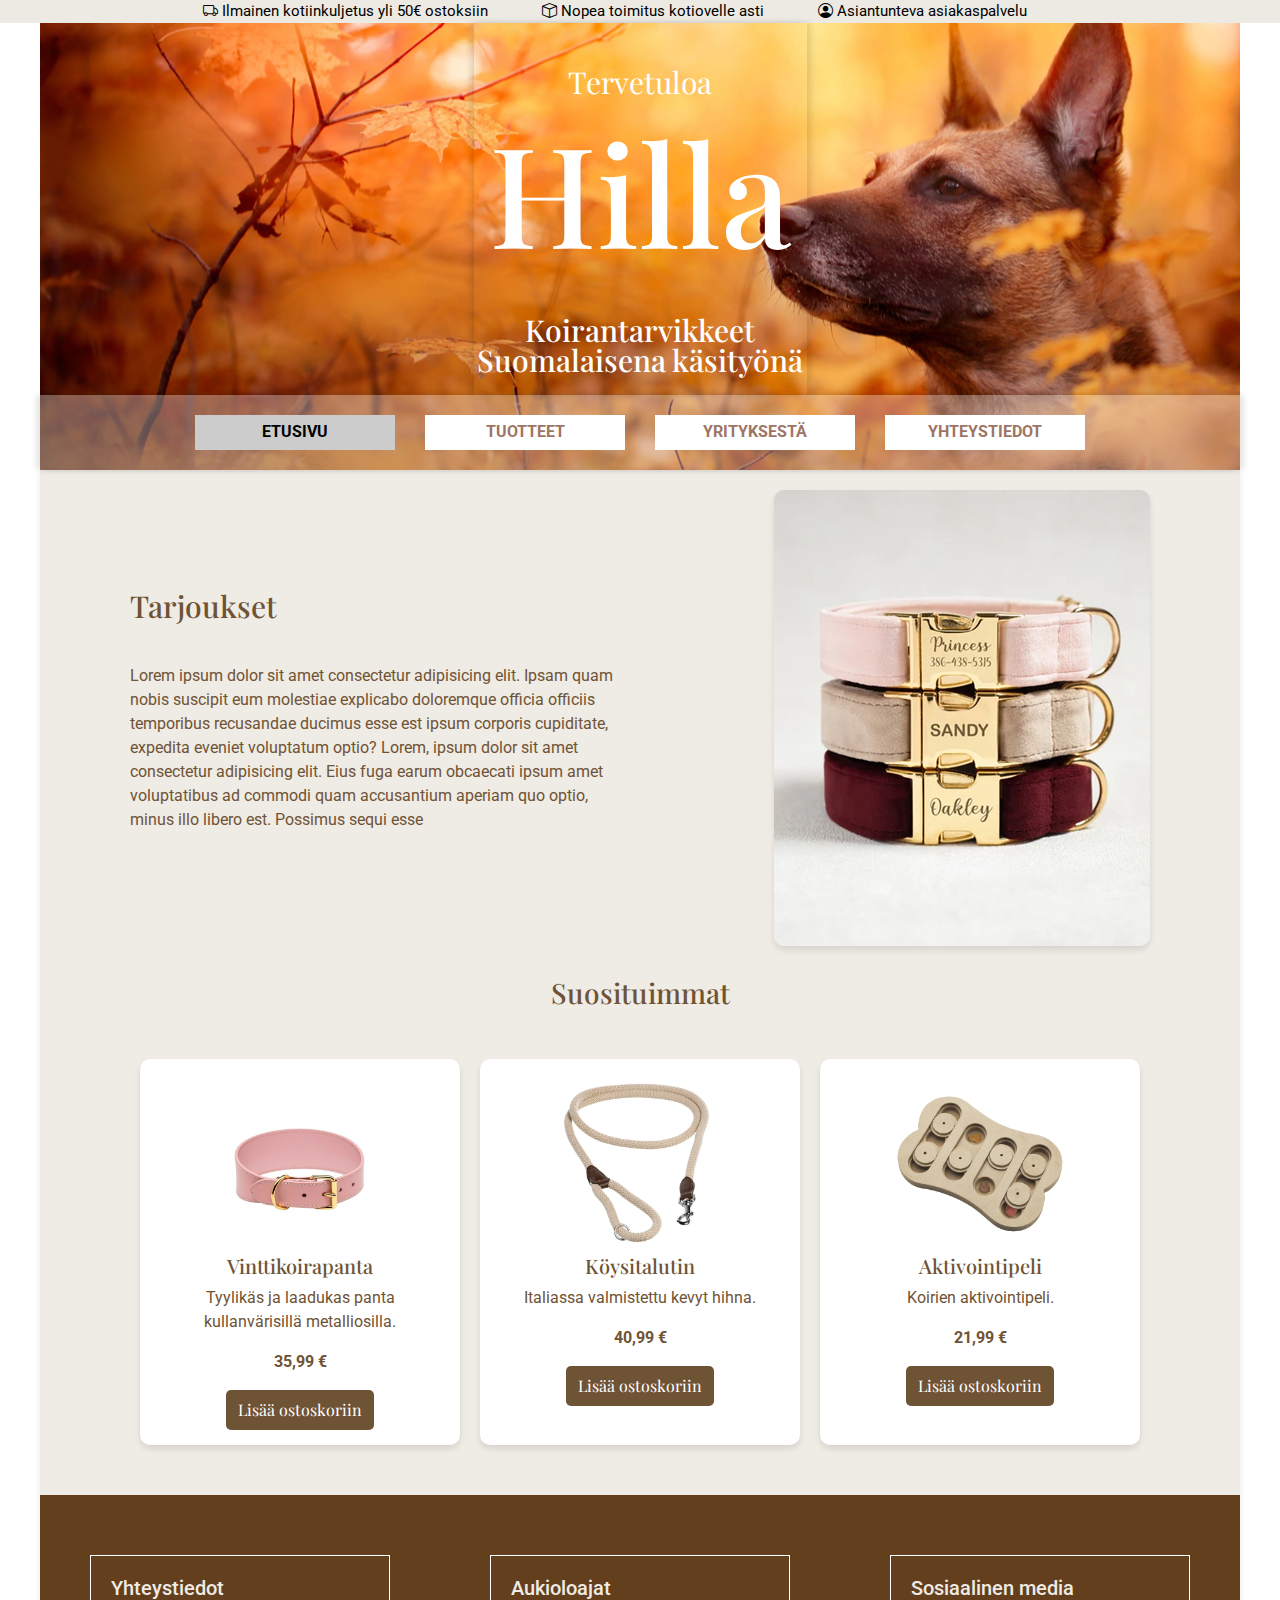
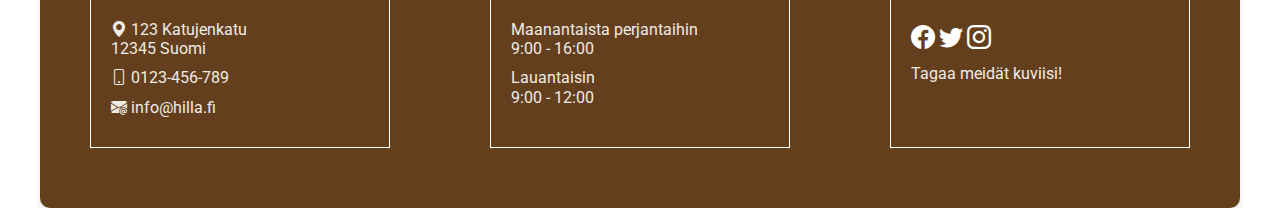
<file: index.html>
<!DOCTYPE html>
<html lang="fi">
<head>
    <meta charset="UTF-8">
    <meta name="viewport" content="width=device-width, initial-scale=1.0">
    <title>Hilla -Koirantarvikeet</title>
    <link rel="stylesheet" href="https://cdn.jsdelivr.net/npm/bootstrap@5.3.0/dist/css/bootstrap.min.css">
    <link rel="stylesheet" href="https://cdn.jsdelivr.net/npm/bootstrap-icons/font/bootstrap-icons.css">
    <link rel="stylesheet" href="websivustor10.css">
    <link href="https://fonts.googleapis.com/css2?family=Roboto&display=swap" rel="stylesheet">
    <link href="https://fonts.googleapis.com/css2?family=Playfair+Display:wght@400;700&display=swap" rel="stylesheet">

</head>

<body>
    <header class="header">
        <div class="topbar">
            <p> <i class="bi bi-truck"></i> Ilmainen kotiinkuljetus yli 50€ ostoksiin</p>
            <p> <i class="bi bi-box"></i> Nopea toimitus kotiovelle asti </p>
            <p> <i class="bi bi-person-circle"></i> Asiantunteva asiakaspalvelu </p>
        </div>
        <div class="hero">
          <p> Tervetuloa</p>
            <h1> Hilla</h1>
            <h2> Koirantarvikkeet <br> Suomalaisena käsityönä </h2> 
        </div>
        <nav class="navbar navbar-expand-lg">
          <div class="container">
          
            <button class="navbar-toggler" type="button" data-bs-toggle="collapse" data-bs-target="#navbarNav" aria-controls="navbarNav" aria-expanded="false" aria-label="Toggle navigation">
              <span class="navbar-toggler-icon"></span>
            </button>
            
            <div class="collapse navbar-collapse justify-content-center" id="navbarNav">
              <ul class="navbar-nav">
                <li class="nav-item">
                  <a class="nav-link active" href="index.html">Etusivu</a>
              </li>            
                <li class="nav-item">
                  <a class="nav-link" href="Tuotesivu.html">Tuotteet</a>
                </li>
                <li class="nav-item">
                  <a class="nav-link" href="yritys.html">Yrityksestä</a>
                </li>
                <li class="nav-item">
                  <a class="nav-link" href="yhteystiedot.html">Yhteystiedot</a>
                </li>
              </ul>
            </div>
          </div>
        </nav>
        
    </header>

    <!-- Maincontainer -->

    
    <main>
    <div class="maincontainer"> 
      <div class="innercontainer"> 
        <div> 
          <h1> Tarjoukset </h1>
        <p> Lorem ipsum dolor sit amet consectetur adipisicing elit. Ipsam quam nobis suscipit eum molestiae explicabo doloremque officia officiis temporibus recusandae ducimus esse est ipsum corporis cupiditate, expedita eveniet voluptatum optio? Lorem, ipsum dolor sit amet consectetur adipisicing elit. Eius fuga earum obcaecati ipsum amet voluptatibus ad commodi quam accusantium aperiam quo optio, minus illo libero est. Possimus sequi esse </p>
        </div>
        <div> 
          <img src="Kuvat/Promo/collars3.png" alt="Mainoskuva jossa kolme koiranpantaa">
        </div>
      </div>
      <section class="popular">
        <h2 class="text-center"> Suosituimmat</h2>
        <div class="product-container">
            <div class="product-card">
                <img src="Kuvat/Pannat/Vinttikoirapanta.webp" alt="Vinttikoirapanta">
                <h5>Vinttikoirapanta</h5>
                <p>Tyylikäs ja laadukas panta kullanvärisillä metalliosilla.</p>
                <p class="price">35,99 €</p>
                <button class="btn">Lisää ostoskoriin</button>
            </div>
            <div class="product-card">
              <img src="Kuvat/Hihnat/Basic_köysitalutin.webp" alt="Basic köysitalutin">
              <h5>Köysitalutin</h5>
              <p>Italiassa valmistettu kevyt hihna.</p>
              <p class="price">40,99 €</p>
              <button class="btn">Lisää ostoskoriin</button>
          </div>
          <div class="product-card">
            <img src="Kuvat/Lelut/Aktivointipeli.webp" alt="Aktivointipeli">
            <h5>Aktivointipeli</h5>
            <p>Koirien aktivointipeli.</p>
            <p class="price">21,99 €</p>
            <button class="btn">Lisää ostoskoriin</button>
        </div>
        </div>
    </section>

    </div>
    </main>

    <!-- Footer -->

    <footer class="footer">
        <div class="footer-box">
            <h1> Yhteystiedot</h1>
            <p><i class="bi bi-geo-alt-fill"></i> 123 Katujenkatu <br> 12345 Suomi </p>
            <p> <i class="bi bi-phone"></i> 0123-456-789 </p>
            <p> <i class="bi bi-envelope-at-fill"></i> info@hilla.fi </p>
        </div>
        <div class="footer-box"> 
            <h1> Aukioloajat </h1>
            <p> Maanantaista perjantaihin <br> 9:00 - 16:00 </p>
            <p> Lauantaisin <br> 9:00 - 12:00 </p>
        </div>
        <div class="footer-box">
            <h1> Sosiaalinen media</h1>
            <a href="#"><i class="bi bi-facebook"></i></a>
            <a href="#"><i class="bi bi-twitter"></i></a>
            <a href="#"><i class="bi bi-instagram"></i></a>
            <p> Tagaa meidät kuviisi!</p>
        </div>
    </footer>
    <script src="https://cdn.jsdelivr.net/npm/bootstrap@5.3.0/dist/js/bootstrap.bundle.min.js"></script>
</body>
</html>
</file>
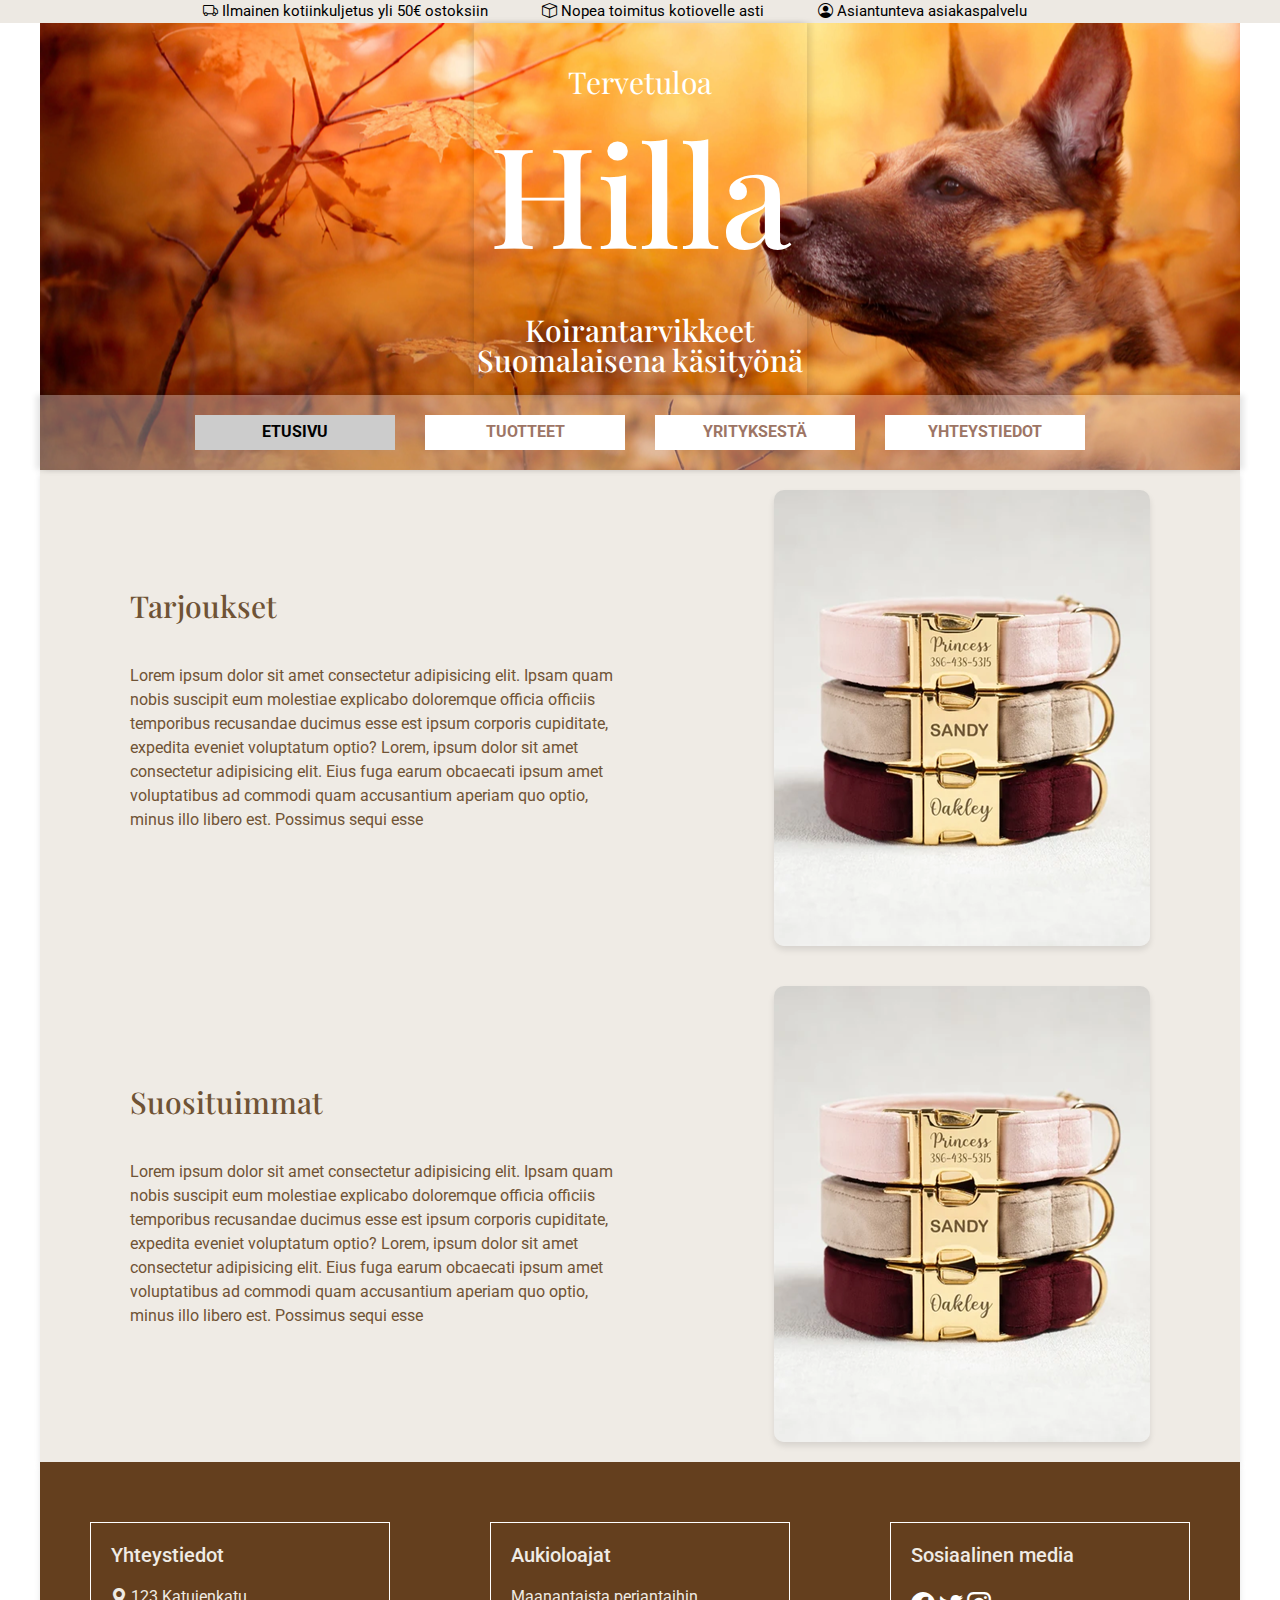
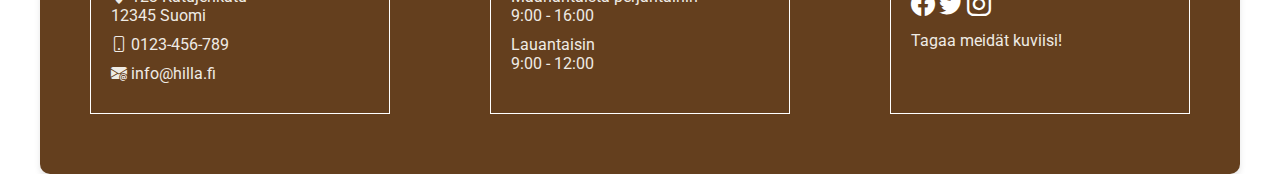
<file: koiratarvikekauppa.html>
<!DOCTYPE html>
<html lang="fi">
<head>
    <meta charset="UTF-8">
    <meta name="viewport" content="width=device-width, initial-scale=1.0">
    <title>Hilla -Koirantarvikeet</title>
    <link rel="stylesheet" href="https://cdn.jsdelivr.net/npm/bootstrap@5.3.0/dist/css/bootstrap.min.css">
    <link rel="stylesheet" href="https://cdn.jsdelivr.net/npm/bootstrap-icons/font/bootstrap-icons.css">
    <link rel="stylesheet" href="websivustor10.css">
    <link href="https://fonts.googleapis.com/css2?family=Roboto&display=swap" rel="stylesheet">
    <link href="https://fonts.googleapis.com/css2?family=Playfair+Display:wght@400;700&display=swap" rel="stylesheet">

</head>

<body>
    <header class="header">
        <div class="topbar">
            <p> <i class="bi bi-truck"></i> Ilmainen kotiinkuljetus yli 50€ ostoksiin</p>
            <p> <i class="bi bi-box"></i> Nopea toimitus kotiovelle asti </p>
            <p> <i class="bi bi-person-circle"></i> Asiantunteva asiakaspalvelu </p>
        </div>
        <div class="hero">
          <p> Tervetuloa</p>
            <h1> Hilla</h1>
            <h2> Koirantarvikkeet <br> Suomalaisena käsityönä </h2> 
        </div>
        <nav class="navbar navbar-expand-lg">
          <div class="container">
          
            <button class="navbar-toggler" type="button" data-bs-toggle="collapse" data-bs-target="#navbarNav" aria-controls="navbarNav" aria-expanded="false" aria-label="Toggle navigation">
              <span class="navbar-toggler-icon"></span>
            </button>
            
            <div class="collapse navbar-collapse justify-content-center" id="navbarNav">
              <ul class="navbar-nav">
                <li class="nav-item">
                  <a class="nav-link active" href="koiratarvikekauppa.html">Etusivu</a>
              </li>            
                <li class="nav-item">
                  <a class="nav-link" href="Tuotesivu.html">Tuotteet</a>
                </li>
                <li class="nav-item">
                  <a class="nav-link" href="yritys.html">Yrityksestä</a>
                </li>
                <li class="nav-item">
                  <a class="nav-link" href="yhteystiedot.html">Yhteystiedot</a>
                </li>
              </ul>
            </div>
          </div>
        </nav>
        
    </header>

    <!-- Maincontainer -->

    
    <main>
    <div class="maincontainer"> 
      <div class="innercontainer"> 
        <div> 
          <h1> Tarjoukset </h1>
        <p> Lorem ipsum dolor sit amet consectetur adipisicing elit. Ipsam quam nobis suscipit eum molestiae explicabo doloremque officia officiis temporibus recusandae ducimus esse est ipsum corporis cupiditate, expedita eveniet voluptatum optio? Lorem, ipsum dolor sit amet consectetur adipisicing elit. Eius fuga earum obcaecati ipsum amet voluptatibus ad commodi quam accusantium aperiam quo optio, minus illo libero est. Possimus sequi esse </p>
        </div>
        <div> 
          <img src="collars3.png" alt="Mainoskuva jossa kolme koiranpantaa">
        </div>
      </div>
    <div class="innercontainer">
      <div> 
        <h1> Suosituimmat </h1>
      <p> Lorem ipsum dolor sit amet consectetur adipisicing elit. Ipsam quam nobis suscipit eum molestiae explicabo doloremque officia officiis temporibus recusandae ducimus esse est ipsum corporis cupiditate, expedita eveniet voluptatum optio? Lorem, ipsum dolor sit amet consectetur adipisicing elit. Eius fuga earum obcaecati ipsum amet voluptatibus ad commodi quam accusantium aperiam quo optio, minus illo libero est. Possimus sequi esse </p>
      </div>
      <div> 
        <img src="collars3.png" alt="Mainoskuva jossa kolme koiranpantaa">
      </div>
    </div>
    </div>
    </main>

    <!-- Footer -->

    <footer class="footer">
        <div class="footer-box">
            <h1> Yhteystiedot</h1>
            <p><i class="bi bi-geo-alt-fill"></i> 123 Katujenkatu <br> 12345 Suomi </p>
            <p> <i class="bi bi-phone"></i> 0123-456-789 </p>
            <p> <i class="bi bi-envelope-at-fill"></i> info@hilla.fi </p>
        </div>
        <div class="footer-box"> 
            <h1> Aukioloajat </h1>
            <p> Maanantaista perjantaihin <br> 9:00 - 16:00 </p>
            <p> Lauantaisin <br> 9:00 - 12:00 </p>
        </div>
        <div class="footer-box">
            <h1> Sosiaalinen media</h1>
            <a href="#"><i class="bi bi-facebook"></i></a>
            <a href="#"><i class="bi bi-twitter"></i></a>
            <a href="#"><i class="bi bi-instagram"></i></a>
            <p> Tagaa meidät kuviisi!</p>
        </div>
    </footer>
    <script src="https://cdn.jsdelivr.net/npm/bootstrap@5.3.0/dist/js/bootstrap.bundle.min.js"></script>
</body>
</html>
</file>
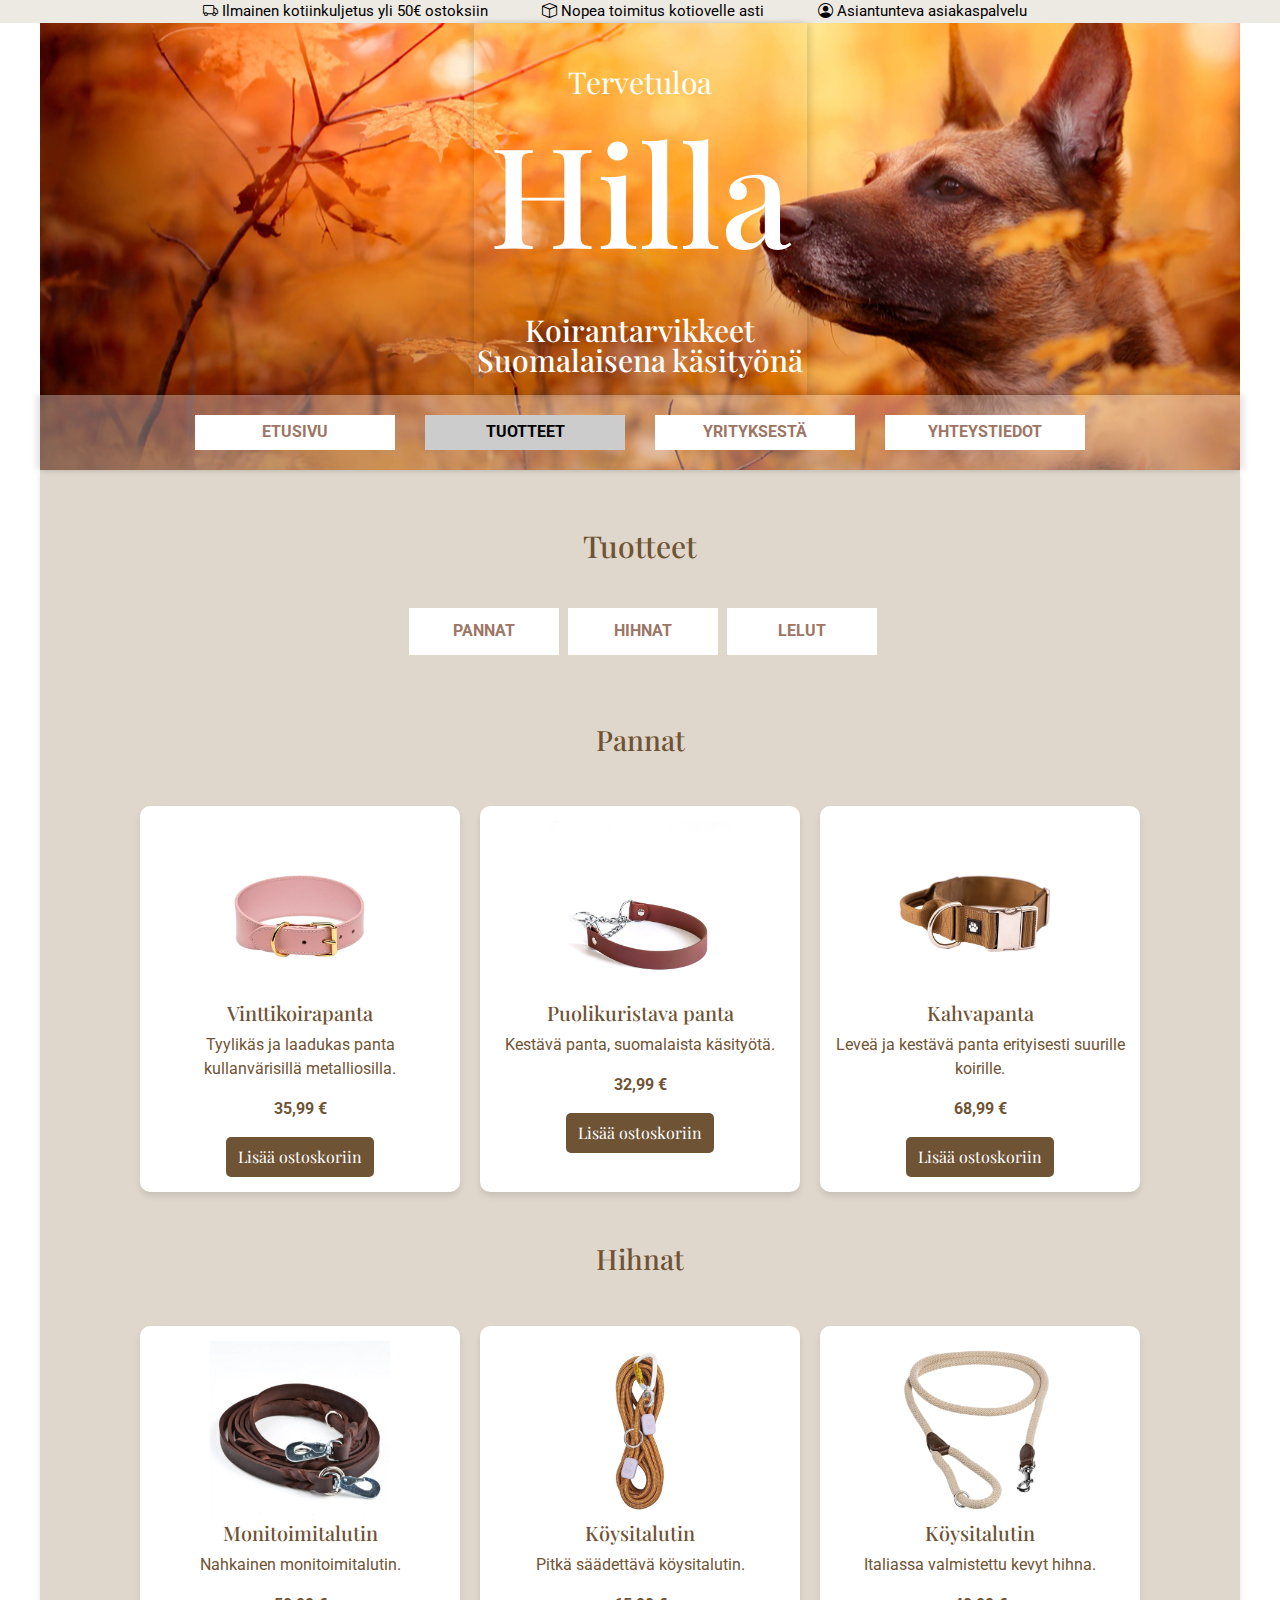
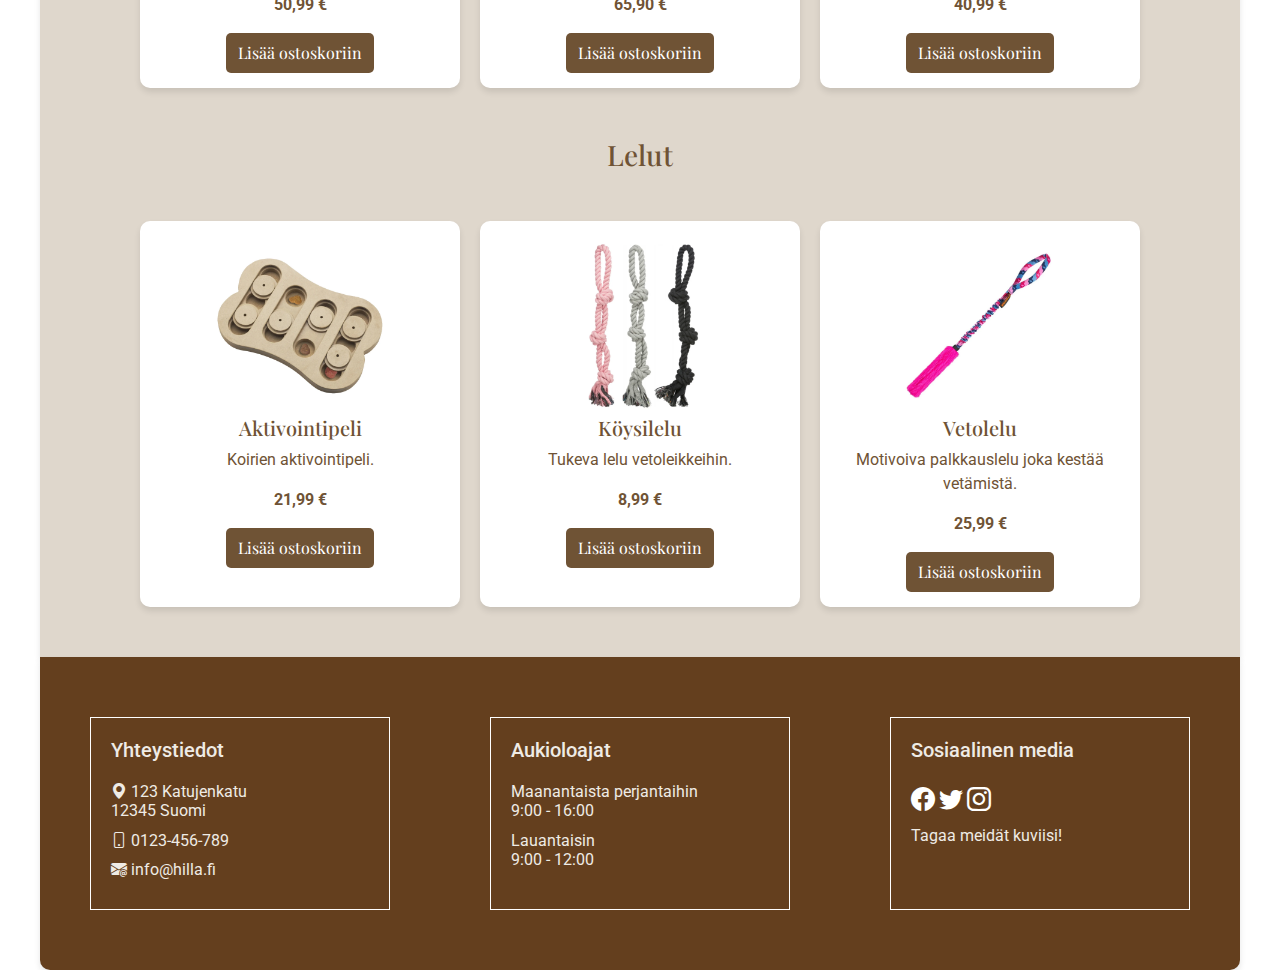
<file: Tuotesivu.html>
<!DOCTYPE html>
<html lang="fi">
<head>
    <meta charset="UTF-8">
    <meta name="viewport" content="width=device-width, initial-scale=1.0">
    <title>Hilla -Koirantarvikeet</title>
    <link rel="stylesheet" href="https://cdn.jsdelivr.net/npm/bootstrap@5.3.0/dist/css/bootstrap.min.css">
    <link rel="stylesheet" href="https://cdn.jsdelivr.net/npm/bootstrap-icons/font/bootstrap-icons.css">
    <link rel="stylesheet" href="websivustor10.css">
    <link href="https://fonts.googleapis.com/css2?family=Roboto&display=swap" rel="stylesheet">
    <link href="https://fonts.googleapis.com/css2?family=Playfair+Display:wght@400;700&display=swap" rel="stylesheet">
</head>
<body>
    <header class="header">
        <div class="topbar">
            <p> <i class="bi bi-truck"></i> Ilmainen kotiinkuljetus yli 50€ ostoksiin</p>
            <p> <i class="bi bi-box"></i> Nopea toimitus kotiovelle asti </p>
            <p> <i class="bi bi-person-circle"></i> Asiantunteva asiakaspalvelu </p>
        </div>
        <div class="hero">
            <p> Tervetuloa</p>
            <h1> Hilla</h1>
            <h2> Koirantarvikkeet <br> Suomalaisena käsityönä </h2> 
        </div>
        <nav class="navbar navbar-expand-lg">
            <div class="container">
                <button class="navbar-toggler" type="button" data-bs-toggle="collapse" data-bs-target="#navbarNav" aria-controls="navbarNav" aria-expanded="false" aria-label="Toggle navigation">
                    <span class="navbar-toggler-icon"></span>
                </button>
                <div class="collapse navbar-collapse justify-content-center" id="navbarNav">
                    <ul class="navbar-nav">
                        <li class="nav-item">
                            <a class="nav-link " href="index.html">Etusivu</a>
                        </li>            
                        <li class="nav-item">
                            <a class="nav-link active" href="Tuotesivu.html">Tuotteet</a>
                        </li>
                        <li class="nav-item">
                            <a class="nav-link" href="yritys.html">Yrityksestä</a>
                        </li>
                        <li class="nav-item">
                            <a class="nav-link" href="yhteystiedot.html">Yhteystiedot</a>
                        </li>
                    </ul>
                </div>
            </div>
        </nav>
    </header>
    <div class="maincontainer"> 
    <main class="container mt-5">
        <h1 class="text-center mb-4">Tuotteet</h1>
    
        <!-- Valikko -->
        <nav class="navbar-tuotteet bg-body-tertiary">
            <div class = "container-fluid" >
                <a class="nav-tuotteet-link" href="#pannat">Pannat</a>
                <a class="nav-tuotteet-link" href="#hihnat">Hihnat</a>
                <a class="nav-tuotteet-link" href="#lelut">Lelut</a>
        </div>
        </nav>
    
        <!-- Pannat-osio -->
        <section id="pannat" class="mt-5">
            <h2 class="text-center">Pannat</h2>
            <div class="product-container">
                <div class="product-card">
                    <img src="Kuvat/Pannat/Vinttikoirapanta.webp" alt="Vinttikoirapanta">
                    <h5>Vinttikoirapanta</h5>
                    <p>Tyylikäs ja laadukas panta kullanvärisillä metalliosilla.</p>
                    <p class="price">35,99 €</p>
                    <button class="btn">Lisää ostoskoriin</button>
                </div>
                <div class="product-card">
                    <img src="Kuvat/Pannat/kaulapanta.jpg" alt="Puolikuristava panta">
                    <h5>Puolikuristava panta</h5>
                    <p>Kestävä panta, suomalaista käsityötä.</p>
                    <p class="price">32,99 €</p>
                    <button class="btn">Lisää ostoskoriin</button>
                </div>
                <div class="product-card">
                    <img src="Kuvat/Pannat/kahvapanta.webp" alt="Kahvapanta">
                    <h5>Kahvapanta</h5>
                    <p>Leveä ja kestävä panta erityisesti suurille koirille.</p>
                    <p class="price">68,99 €</p>
                    <button class="btn">Lisää ostoskoriin</button>
                </div>
            </div>
        </section>
        <!-- Hihnat-osio -->
        <section id="hihnat" class="mt-5">
            <h2 class="text-center">Hihnat</h2>
            <div class="product-container">
                <div class="product-card">
                    <img src="Kuvat/Hihnat/Monitoimitalutin.webp" alt="Monitoimitalutin">
                    <h5>Monitoimitalutin</h5>
                    <p>Nahkainen monitoimitalutin.</p>
                    <p class="price">50,99 €</p>
                    <button class="btn">Lisää ostoskoriin</button>
                </div>
                <div class="product-card">
                    <img src="Kuvat/Hihnat/Köysitalutin.webp" alt="Köysitalutin">
                    <h5>Köysitalutin</h5>
                    <p>Pitkä säädettävä köysitalutin.</p>
                    <p class="price"> 65,90 €</p>
                    <button class="btn">Lisää ostoskoriin</button>
                </div>
                <div class="product-card">
                    <img src="Kuvat/Hihnat/Basic_köysitalutin.webp" alt="Basic köysitalutin">
                    <h5>Köysitalutin</h5>
                    <p>Italiassa valmistettu kevyt hihna.</p>
                    <p class="price">40,99 €</p>
                    <button class="btn">Lisää ostoskoriin</button>
                </div>
            </div>
        </section>
    
        <!-- Lelut-osio -->
        <section id="lelut" class="mt-5">
            <h2 class="text-center">Lelut</h2>
            <div class="product-container">
                <div class="product-card">
                    <img src="Kuvat/Lelut/Aktivointipeli.webp" alt="Aktivointipeli">
                    <h5>Aktivointipeli</h5>
                    <p>Koirien aktivointipeli.</p>
                    <p class="price">21,99 €</p>
                    <button class="btn">Lisää ostoskoriin</button>
                </div>
                <div class="product-card">
                    <img src="Kuvat/Lelut/Köysilelu.webp" alt="Köysilelu">
                    <h5>Köysilelu</h5>
                    <p>Tukeva lelu vetoleikkeihin.</p>
                    <p class="price"> 8,99 €</p>
                    <button class="btn">Lisää ostoskoriin</button>
                </div>
                <div class="product-card">
                    <img src="Kuvat/Lelut/Vetolelu.webp" alt="Vetolelu">
                    <h5>Vetolelu</h5>
                    <p>Motivoiva palkkauslelu joka kestää vetämistä.</p>
                    <p class="price">25,99 €</p>
                    <button class="btn">Lisää ostoskoriin</button>
                </div>
            </div>
            </div>
        </section>
    </main>
    
    <footer class="footer">
        <div class="footer-box">
            <h1> Yhteystiedot</h1>
            <p><i class="bi bi-geo-alt-fill"></i> 123 Katujenkatu <br> 12345 Suomi </p>
            <p> <i class="bi bi-phone"></i> 0123-456-789 </p>
            <p> <i class="bi bi-envelope-at-fill"></i> info@hilla.fi </p>
        </div>
        <div class="footer-box"> 
            <h1> Aukioloajat </h1>
            <p> Maanantaista perjantaihin <br> 9:00 - 16:00 </p>
            <p> Lauantaisin <br> 9:00 - 12:00 </p>
        </div>
        <div class="footer-box">
            <h1> Sosiaalinen media</h1>
            <a href="#"><i class="bi bi-facebook"></i></a>
            <a href="#"><i class="bi bi-twitter"></i></a>
            <a href="#"><i class="bi bi-instagram"></i></a>
            <p> Tagaa meidät kuviisi!</p>
        </div>
    </footer>
    <script src="https://cdn.jsdelivr.net/npm/bootstrap@5.3.0/dist/js/bootstrap.bundle.min.js"></script>
</body>
</html>
</file>
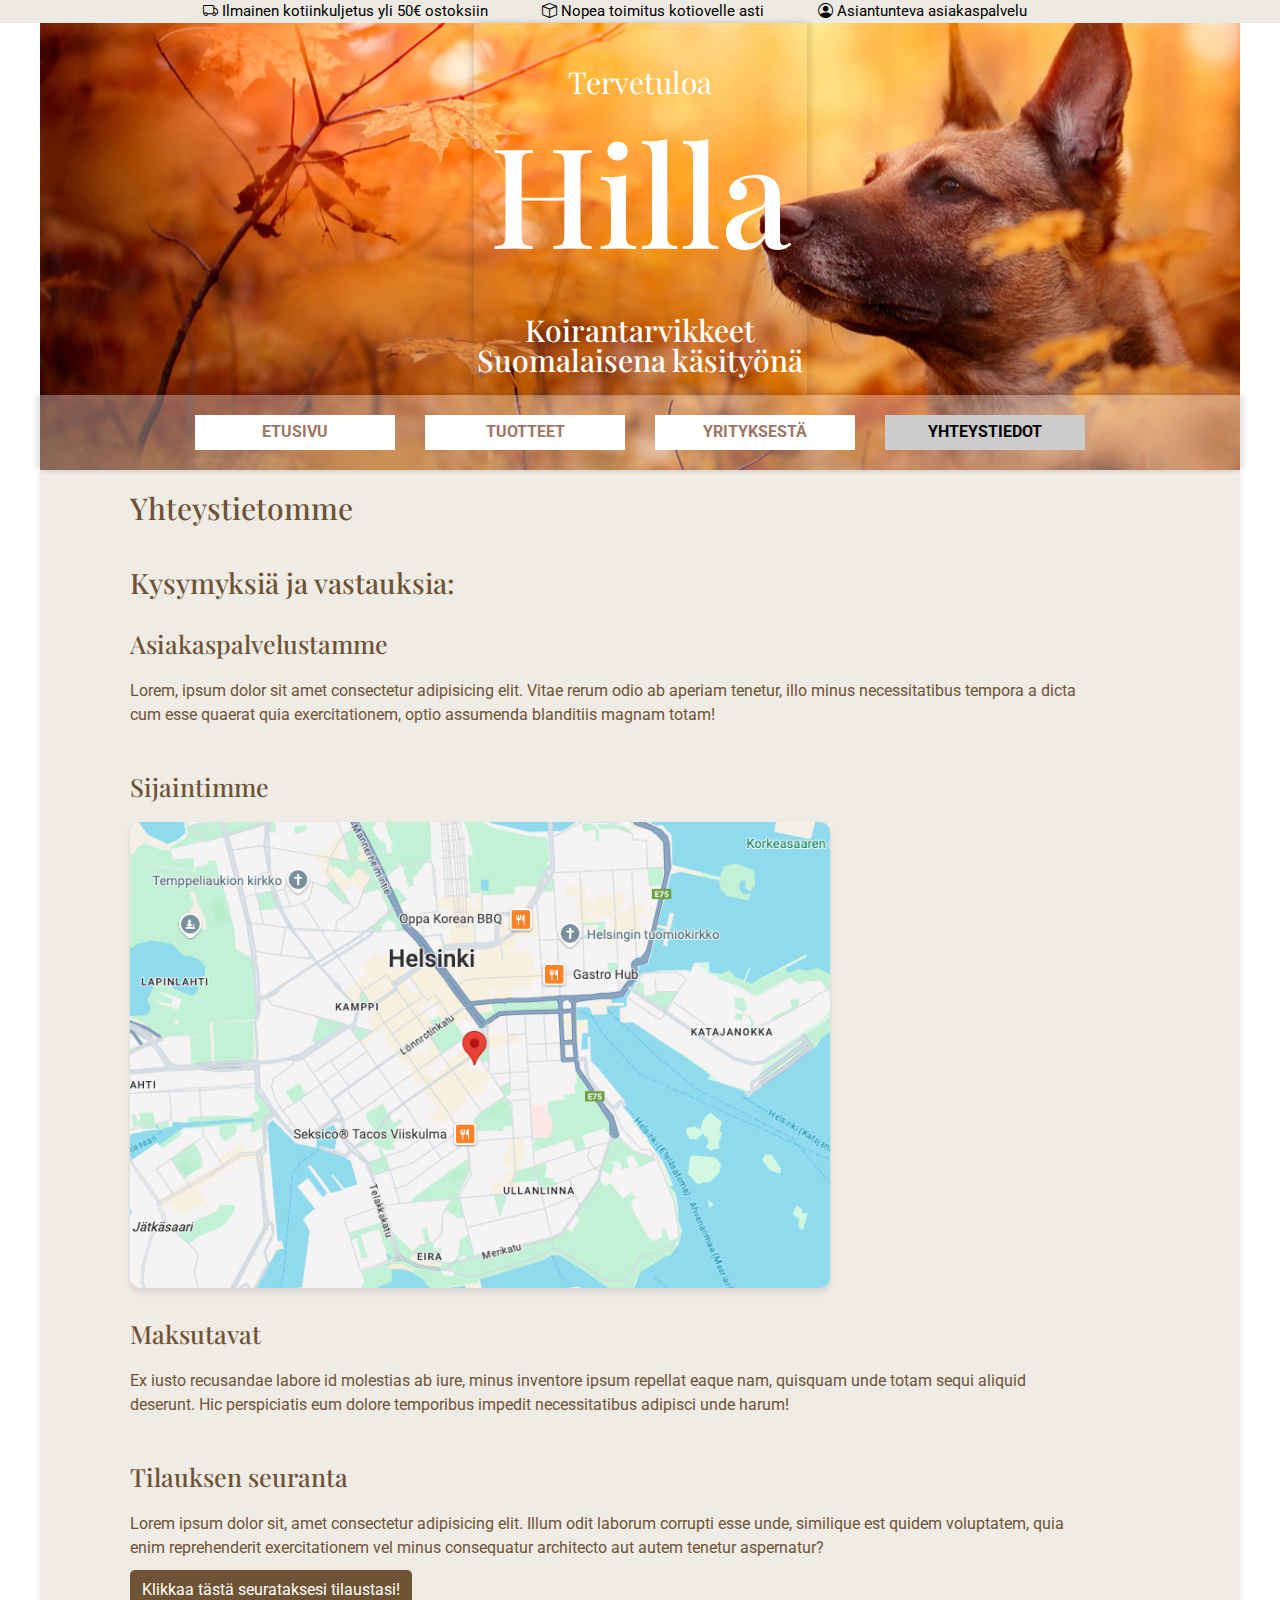
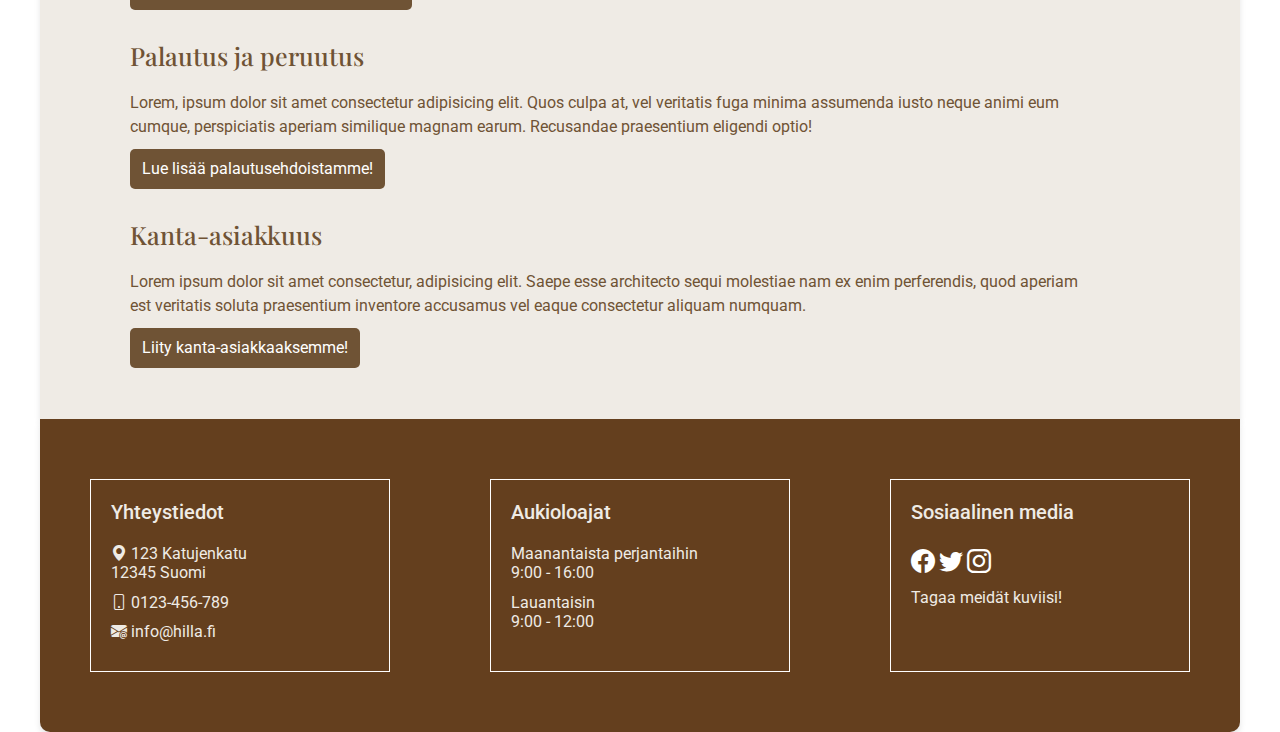
<file: yhteystiedot.html>
<!DOCTYPE html>
<html lang="fi">
<head>
    <meta charset="UTF-8">
    <meta name="viewport" content="width=device-width, initial-scale=1.0">
    <title>Hilla -Koirantarvikeet</title>
    <link rel="stylesheet" href="https://cdn.jsdelivr.net/npm/bootstrap@5.3.0/dist/css/bootstrap.min.css">
    <link rel="stylesheet" href="https://cdn.jsdelivr.net/npm/bootstrap-icons/font/bootstrap-icons.css">
    <link rel="stylesheet" href="websivustor10.css">
    <link href="https://fonts.googleapis.com/css2?family=Roboto&display=swap" rel="stylesheet">
    <link href="https://fonts.googleapis.com/css2?family=Playfair+Display:wght@400;700&display=swap" rel="stylesheet">

    <script>
        function myMap() {
            var mapProp = {
                center: new google.maps.LatLng(60.3995, 24.9852),
                zoom: 15,
            };
    
            var map = new google.maps.Map(document.getElementById("googleMap"), mapProp);
    
            var marker = new google.maps.Marker({
                position: new google.maps.LatLng(60.3995, 24.9852),
                map: map,
                title: "Sijaintimme"
            });
        }
    
        window.onload = function() {
            myMap();
        };
    </script>
</head>

<body>
    <header class="header">
        <div class="topbar">
            <p> <i class="bi bi-truck"></i> Ilmainen kotiinkuljetus yli 50€ ostoksiin</p>
            <p> <i class="bi bi-box"></i> Nopea toimitus kotiovelle asti </p>
            <p> <i class="bi bi-person-circle"></i> Asiantunteva asiakaspalvelu </p>
        </div>
        <div class="hero">
        <p> Tervetuloa</p>
            <h1> Hilla</h1>
            <h2> Koirantarvikkeet <br> Suomalaisena käsityönä </h2> 
        </div>
        <nav class="navbar navbar-expand-lg">
        <div class="container">
        
            <button class="navbar-toggler" type="button" data-bs-toggle="collapse" data-bs-target="#navbarNav" aria-controls="navbarNav" aria-expanded="false" aria-label="Toggle navigation">
            <span class="navbar-toggler-icon"></span>
            </button>
            
            <div class="collapse navbar-collapse justify-content-center" id="navbarNav">
            <ul class="navbar-nav">
                <li class="nav-item">
                <a class="nav-link" href="koiratarvikekauppa.html">Etusivu</a>
            </li>            
                <li class="nav-item">
                <a class="nav-link" href="Tuotesivu.html">Tuotteet</a>
                </li>
                <li class="nav-item">
                <a class="nav-link" href="yritys.html">Yrityksestä</a>
                </li>
                <li class="nav-item">
                <a class="nav-link active" href="yhteystiedot.html">Yhteystiedot</a>
                </li>
            </ul>
            </div>
        </div>
        </nav>
        
    </header>

    <!-- Maincontainer -->

    
    <main>
    <div class="maincontainer"> 
    <div class="innercontainer"> 
        <div> 
        <h1> Yhteystietomme </h1>
        <h2> Kysymyksiä ja vastauksia: </h2> <br>
        
        <div class="kysymykset">
        <h3>Asiakaspalvelustamme</h3>
        <p>Lorem, ipsum dolor sit amet consectetur adipisicing elit. Vitae rerum odio ab aperiam tenetur, illo minus necessitatibus tempora a dicta cum esse quaerat quia exercitationem, optio assumenda blanditiis magnam totam!</p><br>
            
        <h3>Sijaintimme</h3>
        <p> <img src="GoogleMaps.png" class="mapskuva" alt="Kartankuva"><br></p>

        <h3>Maksutavat</h3>
        <p>Ex iusto recusandae labore id molestias ab iure, minus inventore ipsum repellat eaque nam, quisquam unde totam sequi aliquid deserunt. Hic perspiciatis eum dolore temporibus impedit necessitatibus adipisci unde harum!</p><br>

        <h3>Tilauksen seuranta</h3>
        <p>Lorem ipsum dolor sit, amet consectetur adipisicing elit. Illum odit laborum corrupti esse unde, similique est quidem voluptatem, quia enim reprehenderit exercitationem vel minus consequatur architecto aut autem tenetur aspernatur?<br>
        <button class="button" type="button">Klikkaa tästä seurataksesi tilaustasi!</button></p>
            
        <h3>Palautus ja peruutus</h3>
        <p>Lorem, ipsum dolor sit amet consectetur adipisicing elit. Quos culpa at, vel veritatis fuga minima assumenda iusto neque animi eum cumque, perspiciatis aperiam similique magnam earum. Recusandae praesentium eligendi optio!<br>
        <button class="button" type="button">Lue lisää palautusehdoistamme!</button></p>

        <h3>Kanta-asiakkuus</h3>
        <p>Lorem ipsum dolor sit amet consectetur, adipisicing elit. Saepe esse architecto sequi molestiae nam ex enim perferendis, quod aperiam est veritatis soluta praesentium inventore accusamus vel eaque consectetur aliquam numquam.<br>
        <button class="button" type="button">Liity kanta-asiakkaaksemme!</button></p></p>
        </div>
    </div>
    </main>

    <!-- Footer -->

    <footer class="footer">
        <div class="footer-box">
            <h1> Yhteystiedot</h1>
            <p><i class="bi bi-geo-alt-fill"></i> 123 Katujenkatu <br> 12345 Suomi </p>
            <p> <i class="bi bi-phone"></i> 0123-456-789 </p>
            <p> <i class="bi bi-envelope-at-fill"></i> info@hilla.fi </p>
        </div>
        <div class="footer-box"> 
            <h1> Aukioloajat </h1>
            <p> Maanantaista perjantaihin <br> 9:00 - 16:00 </p>
            <p> Lauantaisin <br> 9:00 - 12:00 </p>
        </div>
        <div class="footer-box">
            <h1> Sosiaalinen media</h1>
            <a href="#"><i class="bi bi-facebook"></i></a>
            <a href="#"><i class="bi bi-twitter"></i></a>
            <a href="#"><i class="bi bi-instagram"></i></a>
            <p> Tagaa meidät kuviisi!</p>
        </div>
    </footer>
    <script src="https://cdn.jsdelivr.net/npm/bootstrap@5.3.0/dist/js/bootstrap.bundle.min.js"></script>

</body>
</html>
</file>
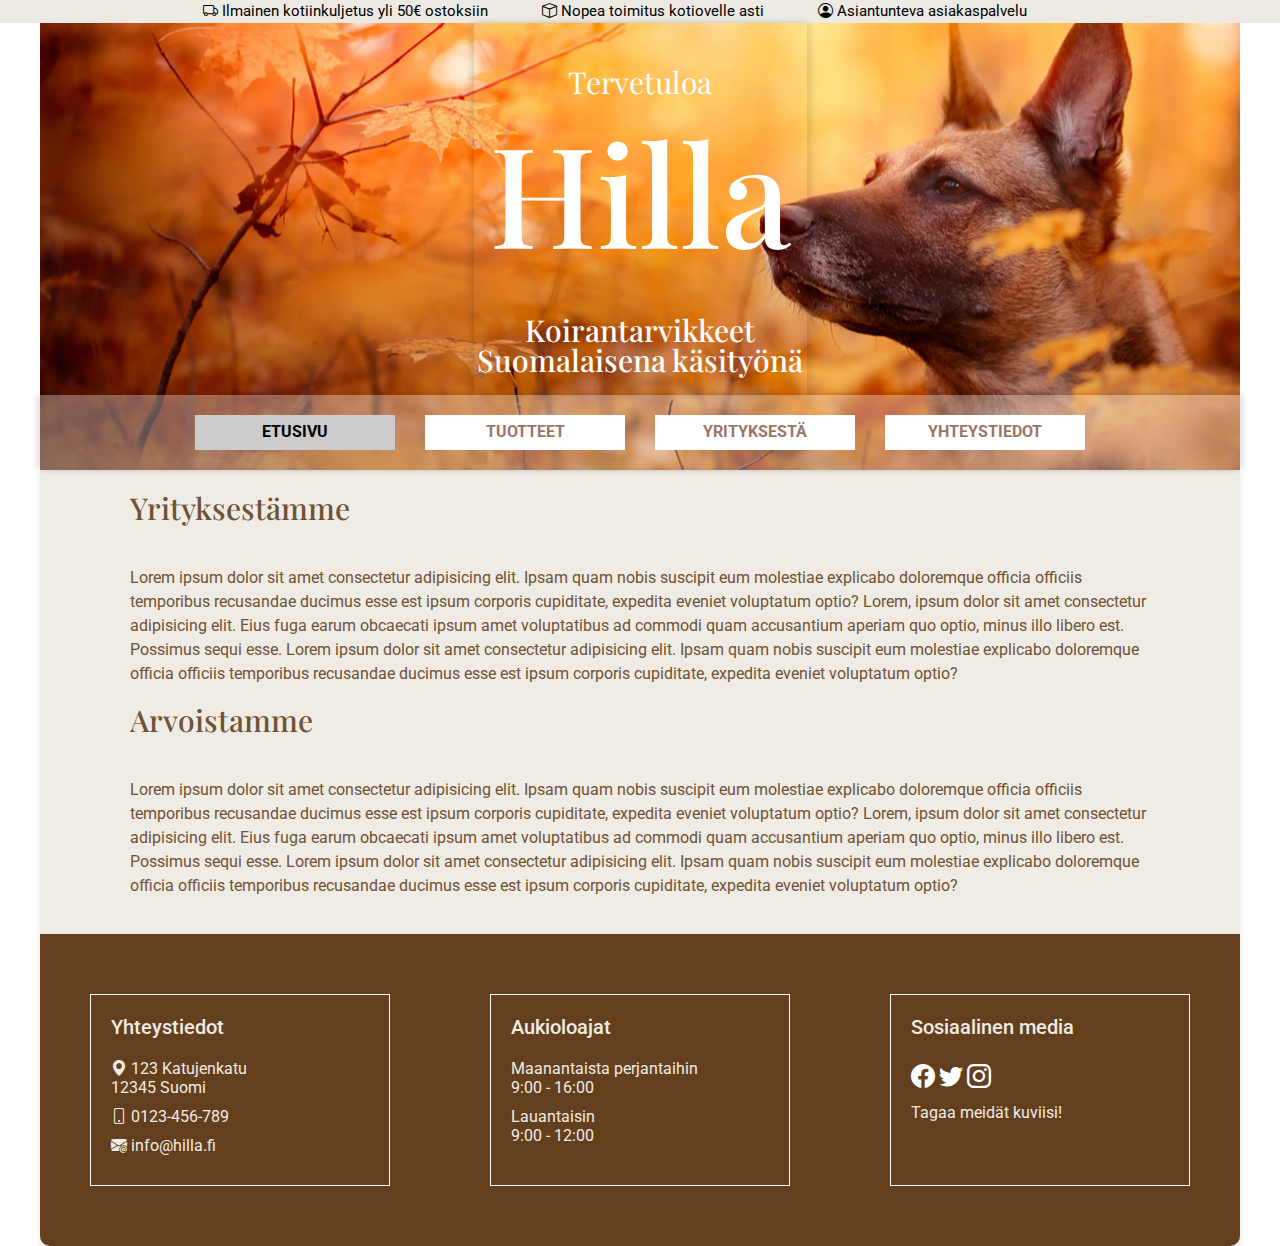
<file: yritys.html>
<!DOCTYPE html>
<html lang="fi">
<head>
    <meta charset="UTF-8">
    <meta name="viewport" content="width=device-width, initial-scale=1.0">
    <title>Hilla -Koirantarvikeet</title>
    <link rel="stylesheet" href="https://cdn.jsdelivr.net/npm/bootstrap@5.3.0/dist/css/bootstrap.min.css">
    <link rel="stylesheet" href="https://cdn.jsdelivr.net/npm/bootstrap-icons/font/bootstrap-icons.css">
    <link rel="stylesheet" href="websivustor10.css">
    <link href="https://fonts.googleapis.com/css2?family=Roboto&display=swap" rel="stylesheet">
    <link href="https://fonts.googleapis.com/css2?family=Playfair+Display:wght@400;700&display=swap" rel="stylesheet">

</head>

<body>
    <header class="header">
        <div class="topbar">
            <p> <i class="bi bi-truck"></i> Ilmainen kotiinkuljetus yli 50€ ostoksiin</p>
            <p> <i class="bi bi-box"></i> Nopea toimitus kotiovelle asti </p>
            <p> <i class="bi bi-person-circle"></i> Asiantunteva asiakaspalvelu </p>
        </div>
        <div class="hero">
        <p> Tervetuloa</p>
            <h1> Hilla</h1>
            <h2> Koirantarvikkeet <br> Suomalaisena käsityönä </h2> 
        </div>
        <nav class="navbar navbar-expand-lg">
        <div class="container">
            <button class="navbar-toggler" type="button" data-bs-toggle="collapse" data-bs-target="#navbarNav" aria-controls="navbarNav" aria-expanded="false" aria-label="Toggle navigation">
            <span class="navbar-toggler-icon"></span>
            </button>
            
            <div class="collapse navbar-collapse justify-content-center" id="navbarNav">
            <ul class="navbar-nav">
                <li class="nav-item">
                <a class="nav-link active" href="koiratarvikekauppa.html">Etusivu</a>
            </li>            
                <li class="nav-item">
                <a class="nav-link" href="Tuotesivu.html">Tuotteet</a>
                </li>
                <li class="nav-item">
                <a class="nav-link" href="yritys.html">Yrityksestä</a>
                </li>
                <li class="nav-item">
                <a class="nav-link" href="yhteystiedot.html">Yhteystiedot</a>
                </li>
            </ul>
            </div>
        </div>
        </nav>
        
    </header>

    <!-- Maincontainer -->

    
    <main>
    <div class="maincontainer"> 
    <div class="innercontainer"> 
        <div> 
        <h1> Yrityksestämme </h1>
        <p> Lorem ipsum dolor sit amet consectetur adipisicing elit. Ipsam quam nobis suscipit eum molestiae explicabo doloremque officia officiis temporibus recusandae ducimus esse est ipsum corporis cupiditate, expedita eveniet voluptatum optio? Lorem, ipsum dolor sit amet consectetur adipisicing elit. Eius fuga earum obcaecati ipsum amet voluptatibus ad commodi quam accusantium aperiam quo optio, minus illo libero est. Possimus sequi esse. Lorem ipsum dolor sit amet consectetur adipisicing elit. Ipsam quam nobis suscipit eum molestiae explicabo doloremque officia officiis temporibus recusandae ducimus esse est ipsum corporis cupiditate, expedita eveniet voluptatum optio? </p>
        <h1> Arvoistamme </h1>
        <p> Lorem ipsum dolor sit amet consectetur adipisicing elit. Ipsam quam nobis suscipit eum molestiae explicabo doloremque officia officiis temporibus recusandae ducimus esse est ipsum corporis cupiditate, expedita eveniet voluptatum optio? Lorem, ipsum dolor sit amet consectetur adipisicing elit. Eius fuga earum obcaecati ipsum amet voluptatibus ad commodi quam accusantium aperiam quo optio, minus illo libero est. Possimus sequi esse. Lorem ipsum dolor sit amet consectetur adipisicing elit. Ipsam quam nobis suscipit eum molestiae explicabo doloremque officia officiis temporibus recusandae ducimus esse est ipsum corporis cupiditate, expedita eveniet voluptatum optio? </p>
        </div>
    </div>

    </main>

    <!-- Footer -->

    <footer class="footer">
        <div class="footer-box">
            <h1> Yhteystiedot</h1>
            <p><i class="bi bi-geo-alt-fill"></i> 123 Katujenkatu <br> 12345 Suomi </p>
            <p> <i class="bi bi-phone"></i> 0123-456-789 </p>
            <p> <i class="bi bi-envelope-at-fill"></i> info@hilla.fi </p>
        </div>
        <div class="footer-box"> 
            <h1> Aukioloajat </h1>
            <p> Maanantaista perjantaihin <br> 9:00 - 16:00 </p>
            <p> Lauantaisin <br> 9:00 - 12:00 </p>
        </div>
        <div class="footer-box">
            <h1> Sosiaalinen media</h1>
            <a href="#"><i class="bi bi-facebook"></i></a>
            <a href="#"><i class="bi bi-twitter"></i></a>
            <a href="#"><i class="bi bi-instagram"></i></a>
            <p> Tagaa meidät kuviisi!</p>
        </div>
    </footer>
    <script src="https://cdn.jsdelivr.net/npm/bootstrap@5.3.0/dist/js/bootstrap.bundle.min.js"></script>
</body>
</html>
</file>
<file: websivustor10.css>
body {
    margin: 0;
    font-family: 'Playfair Display', serif;

}

h1 {
    margin-bottom: 40px;
    font-size: 30px;
}

h2{
    margin-top: 40px;
    margin-bottom: 1px;
    font-size: 28px;
    font-family: 'Playfair Display', serif;
}

h3{
    margin-top: 5px;
    margin-bottom: 20px;
    font-size: 25px;
    font-family: 'Playfair Display', serif;
}


p {
    font-family: "Roboto", sans-serif;
}

/********************Header****************/


.header {
    display: flex;
    flex-direction: column;
    background-image: url("Kuvat/Tausta/herotausta1.png");
    background-position: center;
    background-repeat: no-repeat;
    color: white;
    text-align: center;
}

.topbar {
    font-family: "Roboto", sans-serif;
    background-color: #ede9e3;
    font-size: 15px;
    color: black;
}

.topbar p {
    padding-right: 50px;
    display: inline;

}
.hero {
    max-width: 1200px;
    margin: 0 auto;
    box-shadow: -4px 0 6px rgba(0, 0, 0, 0.1), 4px 0 6px rgba(0, 0, 0, 0.1);
}

.hero h1  {
    font-size: 140px;
    font-family: 'Playfair Display', serif;
}

.hero h2 {
    font-size: 30px;
    line-height: 1;
    font-family: 'Playfair Display', serif;
    margin-bottom: 20px;
}

.hero h5 {
    font-size: 25px;
    line-height: 0.6;
    font-family: 'Playfair Display', serif;
    margin-top: 50px;
    font-weight: bold;
    margin-top: 5px;
    margin-bottom: 20px;
}

.hero p {
    font-size: 30px;
    line-height: 0.6;
    font-family: 'Playfair Display', serif;
    margin-top: 50px;
}


/*****************Navigointi***************/

.navbar{
    width: 100%;
    font-family: "Roboto", sans-serif;
    background-color: #FFFFFF50;
    text-transform: uppercase;
    padding: 20px 0;
    margin-top: auto;
    max-width: 1200px;
    margin: 0 auto;
    box-shadow: -4px 0 6px rgba(0, 0, 0, 0.1), 4px 0 6px rgba(0, 0, 0, 0.1);
}

.navbar-nav {
    display: flex;
    gap: 30px; 
    flex-wrap: wrap;
}

.nav-item {
    list-style: none;
}

.nav-link {
    text-decoration: none;
    font-family: "Roboto", sans-serif;
    padding: 10px 20px;
    background-color: white;
    color: #9d7565;
    font-size: 16px;
    transition: background-color 0.3s ease;
    text-align: center;
    display: flex;
    font-weight: bold;
    justify-content: center;
    align-items: center;
    width: 200px;
    height: 35px;
}
.nav-link:hover {
    background-color: #ddd;
}
.nav-link.active {
    background-color: #ccc; 
}
.nav-link:hover {
    background-color: #000;
    color: #fff !important;
}

/****************Maincontainer*************/


.maincontainer {
    max-width: 1200px;
    display: flex;
    flex-direction: column;
    background-color: #dfd7cc;
    color: #6f5335;
    margin: 0 auto;
    box-shadow: 0 4px 6px rgba(0, 0, 0, 0.1);
}

.innercontainer { 
    display: flex; 
    flex: 1; 
    flex-direction: row; 
    justify-content: space-between; 
    padding: 20px;
    margin-bottom: 10px;
    background-color: #efebe5;
    align-items: center;
    margin: auto;
    width: 100%;
}

.innercontainer div {
    margin: 0 70px;
}

.innercontainer img {
    border-radius: 10px;
    box-shadow: 0 4px 6px rgba(0, 0, 0, 0.1);
}

.button {
    margin-top: 10px;
    margin-bottom: 15px;
    background-color: #6f5335;
    color: white;
    border: none;
    padding: 8px 12px;
    cursor: pointer;
    border-radius: 5px;
}

.button:hover {
    background-color: #543c28;
}
.map-container {
    float: left;
    width: 800px;
    height: 400px;
    margin-left: 0px;
    margin-right: 25px;
    padding: 0 0 20 20;
    margin-bottom: 20px;
}
#googleMap {
    float: left;
    width: 100%;
    height: 100%;
    margin-left: 0px;
    margin-right: 20px;
    margin-bottom: 20px;
}

.kysymykset{
    margin-left: 0 !important;
}

.mapskuva{
    padding: 10 20 20 10;
    margin-bottom: 15px;
    width: 700px;
    height: auto;
}

.popular{
    background-color: #efebe5;
}

.navbar-tuotteet{
    width: fit-content; 
    font-family: "Roboto", sans-serif;
    text-transform: uppercase;
    padding: 20px 0; 
    margin: auto; 
    display: flex;
    gap: 50px;
    flex-wrap: wrap;
    justify-content: center; 
    background-color: transparent !important;
}
.nav-tuotteet-link{
    text-decoration: none;
    font-family: "Roboto", sans-serif;
    padding: 10px 20px;
    color: #9d7565;
    font-size: 16px;
    text-align: center;
    display: inline-flex;
    font-weight: bold;
    justify-content: center;
    align-items: center;
    width: 150px;
    height: 47px;
    background-color: white;
    transition: background-color 0.3s ease;
    margin-left: 5px;
}

.nav-tuotteet-link:hover {
    background-color: #000;
    color: #fff !important;
}
.product-container {
    display: flex;
    justify-content: center;
    flex-wrap: wrap; 
    gap: 20px; 
    max-width: 1200px; 
    margin: auto; 
    margin-bottom: 50px;
    margin-top: 50px;
}

.text-center{
    margin-top: 10px;
}

.product-card {
    background-color: #fff;
    padding: 15px;
    border-radius: 10px;
    box-shadow: 0 4px 6px rgba(0, 0, 0, 0.1);
    text-align: center;
    color: #6f5335;
    flex: 1 1 300px;
    max-width: 320px;
}

.product-card img {
    width: 100%;
    height: auto;
    max-height: 180px;
    object-fit: contain;
}

.price {
    font-weight: bold;
    color: #6f5335;
}

.add-to-card {
    position: absolute;
    bottom: 10px;
    left: 50%;
    transform: translateX(-50%);
}

.btn {
    background-color: #6f5335;
    color: white;
    border: none;
    padding: 8px 12px;
    cursor: pointer;
    border-radius: 5px;
}

.btn:hover {
    background-color: #543c28;
}


/*******************Footer*****************/


.footer {
    display: flex;
    justify-content: space-around;
    background-color: #643f1e;
    color: #efebe5;
    font-family: "Roboto", sans-serif;
    flex-direction: row;
    flex-wrap: wrap;
    padding-top: 40px;
    padding-bottom: 40px;
    max-width: 1200px;
    margin: 0 auto;
    border-radius: 0 0 10px 10px;
    box-shadow: 0 4px 6px rgba(0, 0, 0, 0.1);
}

.footer-box {
    flex: 1;
    min-width: 150px;
    max-width: 300px;
    padding: 20px;
    margin:20px;
    border-width: 1px;
    border-style:solid;
    border-color:white;
}

.footer-box h1 {
    font-size: 20px;
    margin-bottom: 20px;
}

.footer-box p {
    font-size: 16px;
    line-height: 1.2;
    margin-top: 8px;
    margin-bottom: 10px;
}
    
.footer-box a {
    color: white;  
    text-decoration: none; 
    font-size: 16px;
}

.footer-box a i {
    color: white;
    font-size: 24px; 

}

/*******************Media*****************/

/*******************1200px*****************/

@media (max-width: 1200px) {
    .hero h1 {
        font-size: 100px;
    }

    .hero h2 {
        font-size: 24px;
    }

    .hero p {
        font-size: 24px;
    }

    .navbar-nav {
        gap: 20px;
    }

    .promo {
        flex-direction: column;
    }
}

@media (max-width: 991px) {
    .hero h2, .hero p {
    display: none; }
    }

    .hero h1 {
        margin: 15px;
    }
/*******************900px*****************/

@media (max-width: 900px) {
    .innercontainer {
        flex-direction: row;
        align-items: center;
    }

    .innercontainer img {
        max-width: 300px;
    }
}

/*******************768px*****************/

@media (max-width: 768px) {
    .topbar p{
        padding: 5px;
        font-size: 12px;
    }
    .hero h1 {
        font-size: 60px;
    }

    .hero h2 {
        font-size: 20px;
    }

    .hero p {
        font-size: 18px;
    }

    .navbar {
        padding: 15px 0;
    }

    .navbar-nav {
        flex-direction: column;
        align-items: center;
        gap: 10px;
    }

    .maincontainer {
        padding: 20px;
    }

    .innercontainer {
        flex-direction: column;
        align-items: center;
    }

    @media (max-width: 768px) {
        .navbar-tuotteet {
            display: flex;
            flex-direction: column;
            align-items: center;
            gap: 10px;
        }
    
        .nav-tuotteet-link {
            width: 100%; 
            max-width: 300px; 
            text-align: center;
        }
    }
        .nav-tuotteet-link + .nav-tuotteet-link {
            margin-top: 10px;
        }

    .footer {
        display: flex;
        flex-direction: column; 
        align-items: center;
    }

    .footer-box {
        flex: 1; 
        min-width: 300px; 
        max-width: 300px; 
        margin: 10px 0; 
        text-align: center;
    }
}
/*******************480px*****************/

@media (max-width: 480px) {
    .hero h1 {
        font-size: 60px;
    }

    .hero h2 {
        font-size: 20px;
    }

    .hero p {
        font-size: 20px;
    }

    .navbar {
        padding: 10px 0;
    }

    .navbar-nav {
        gap: 5px;
    }

    .maincontainer {
        padding: 10px;
    }

    .innercontainer {
        flex-direction: column;
    }

    .innercontainer {
        flex-direction: column;
        align-items: center;
    }

    .innercontainer div {
        margin: 5px 0;
    }

    .innercontainer img {
        max-width: 250px;
    }
}
</file>
